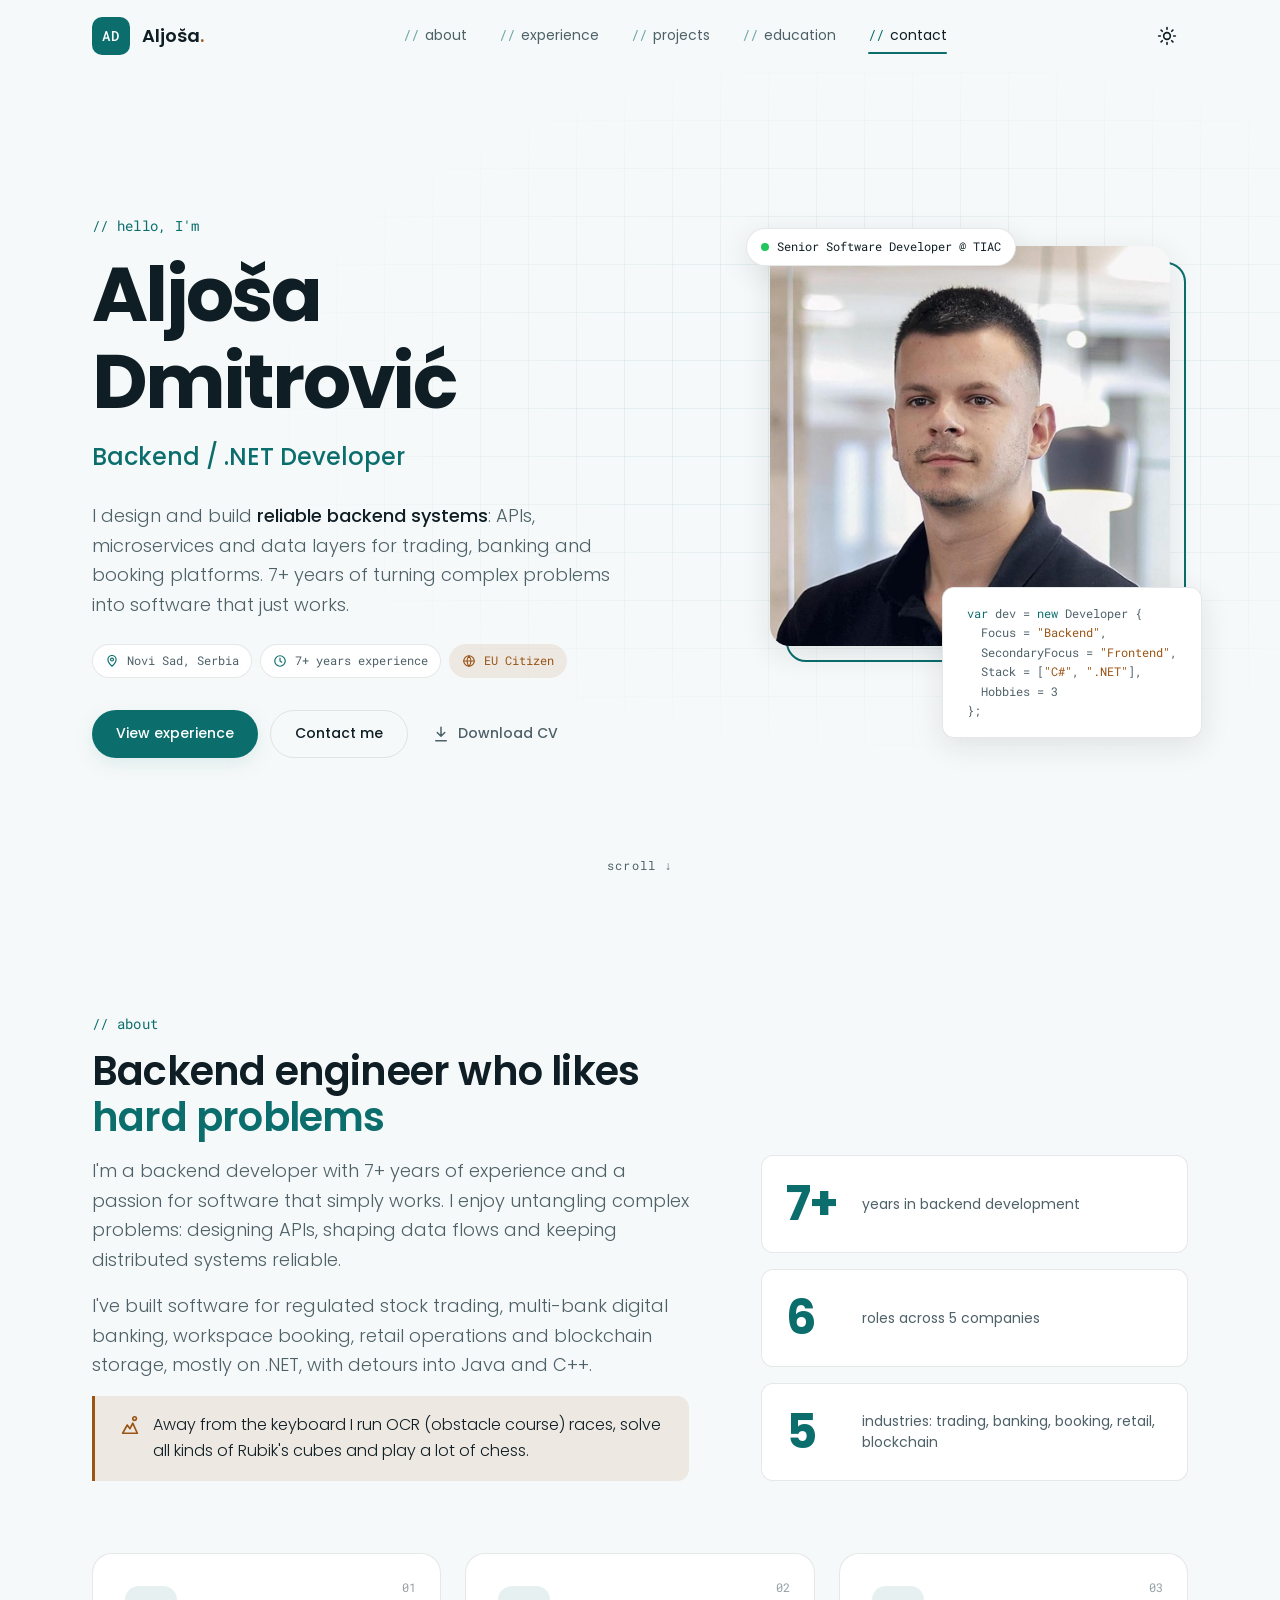
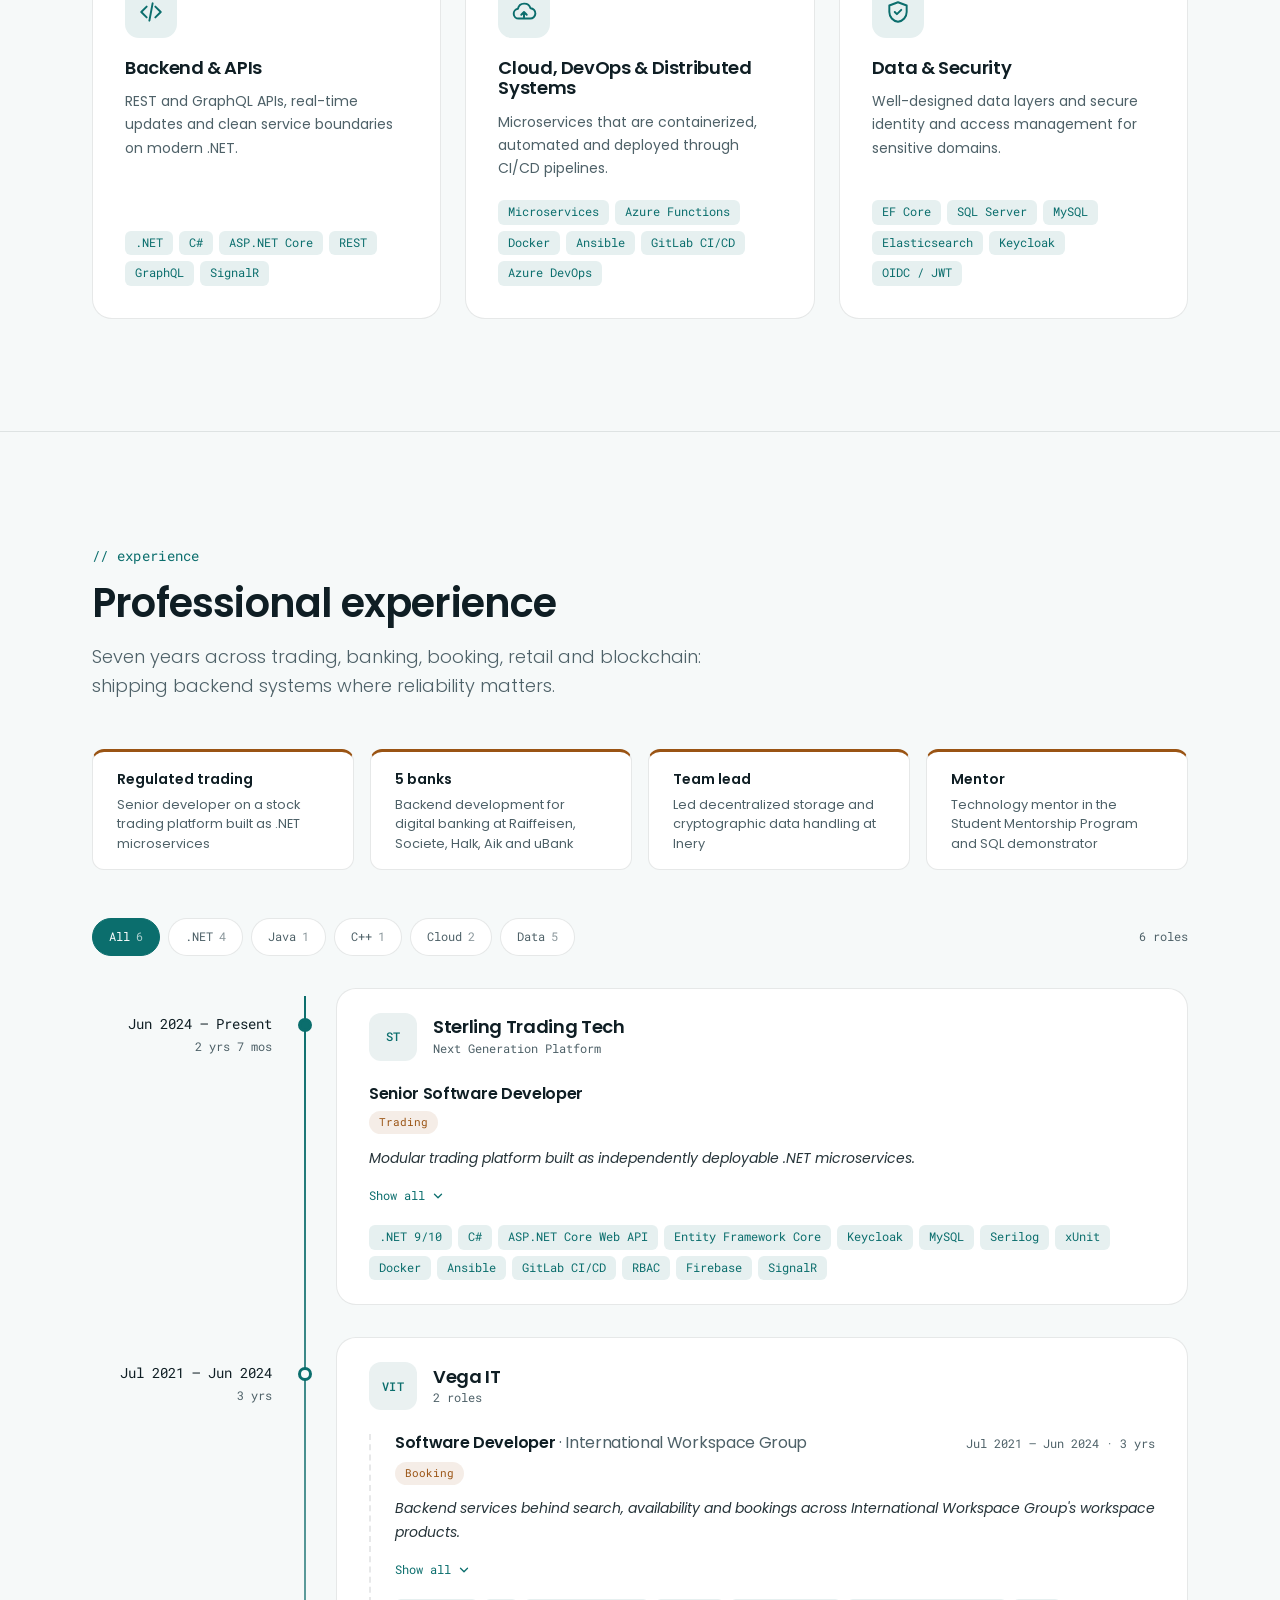
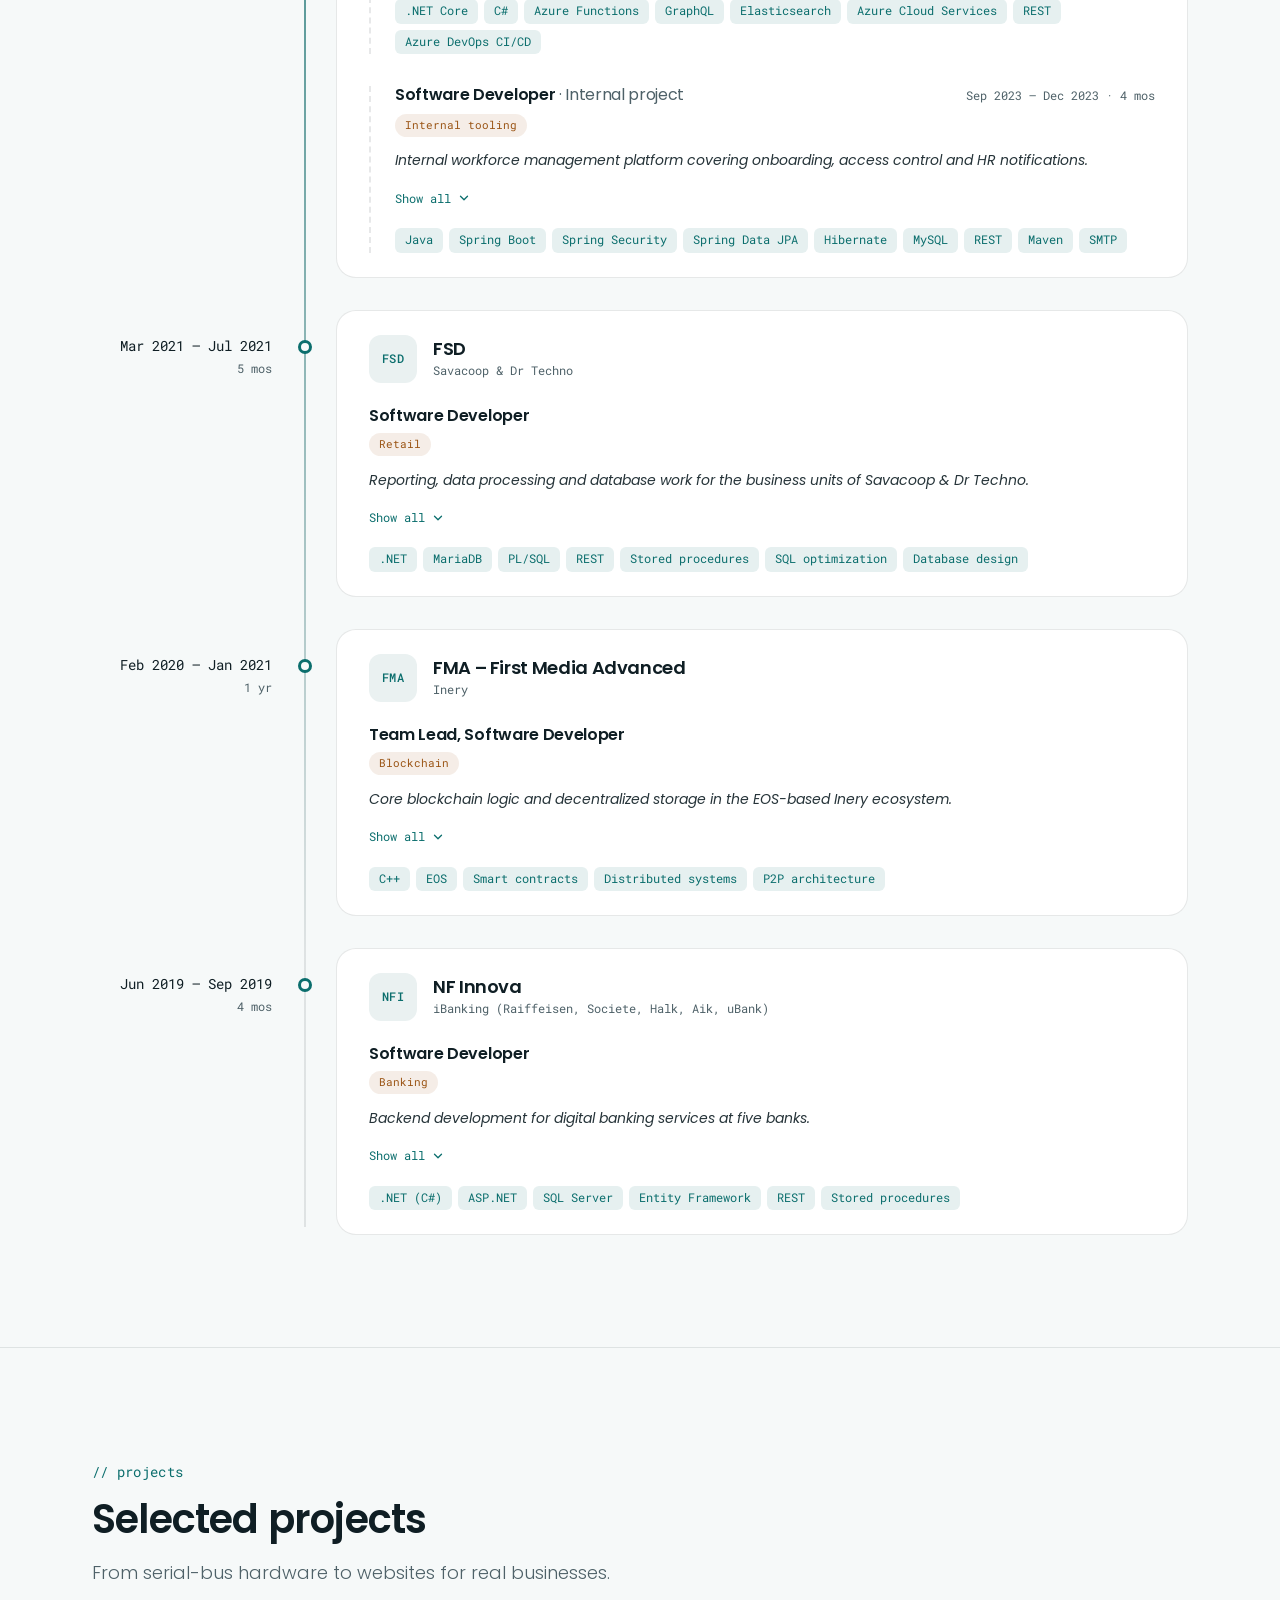
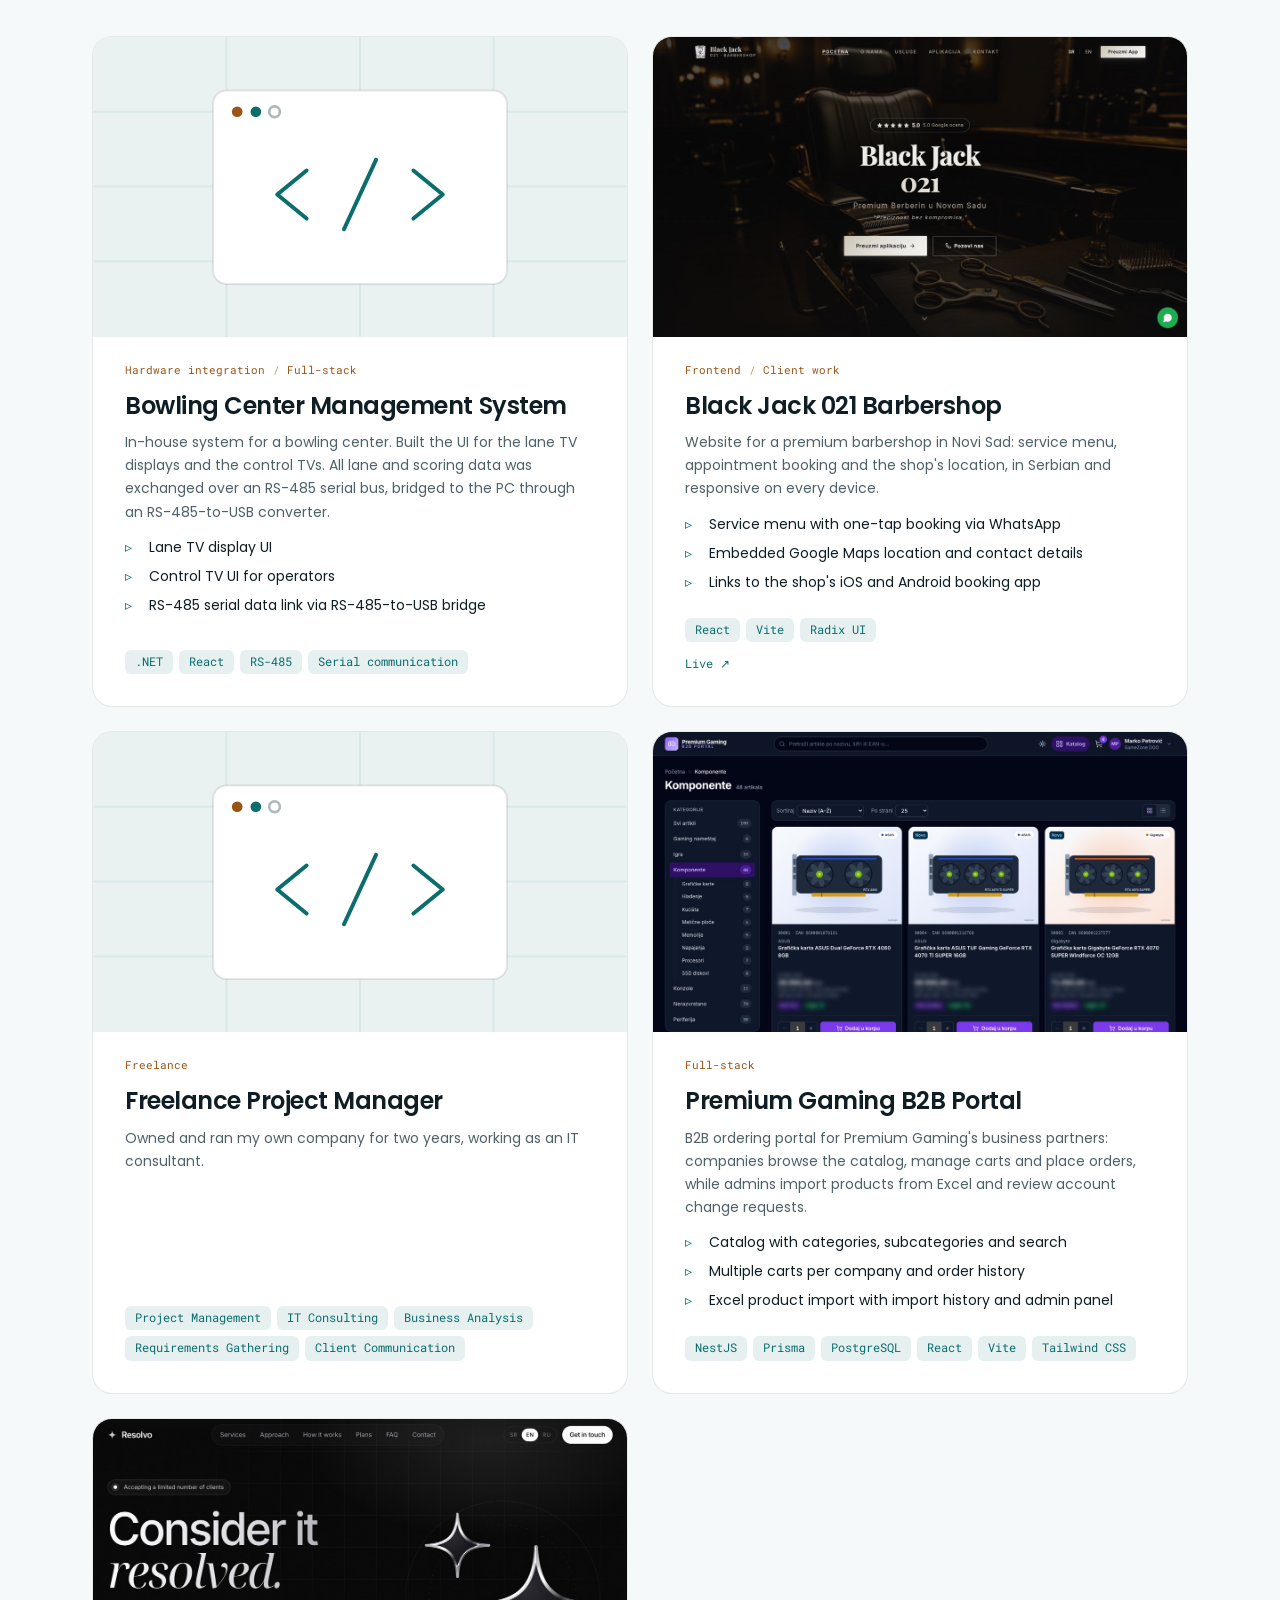
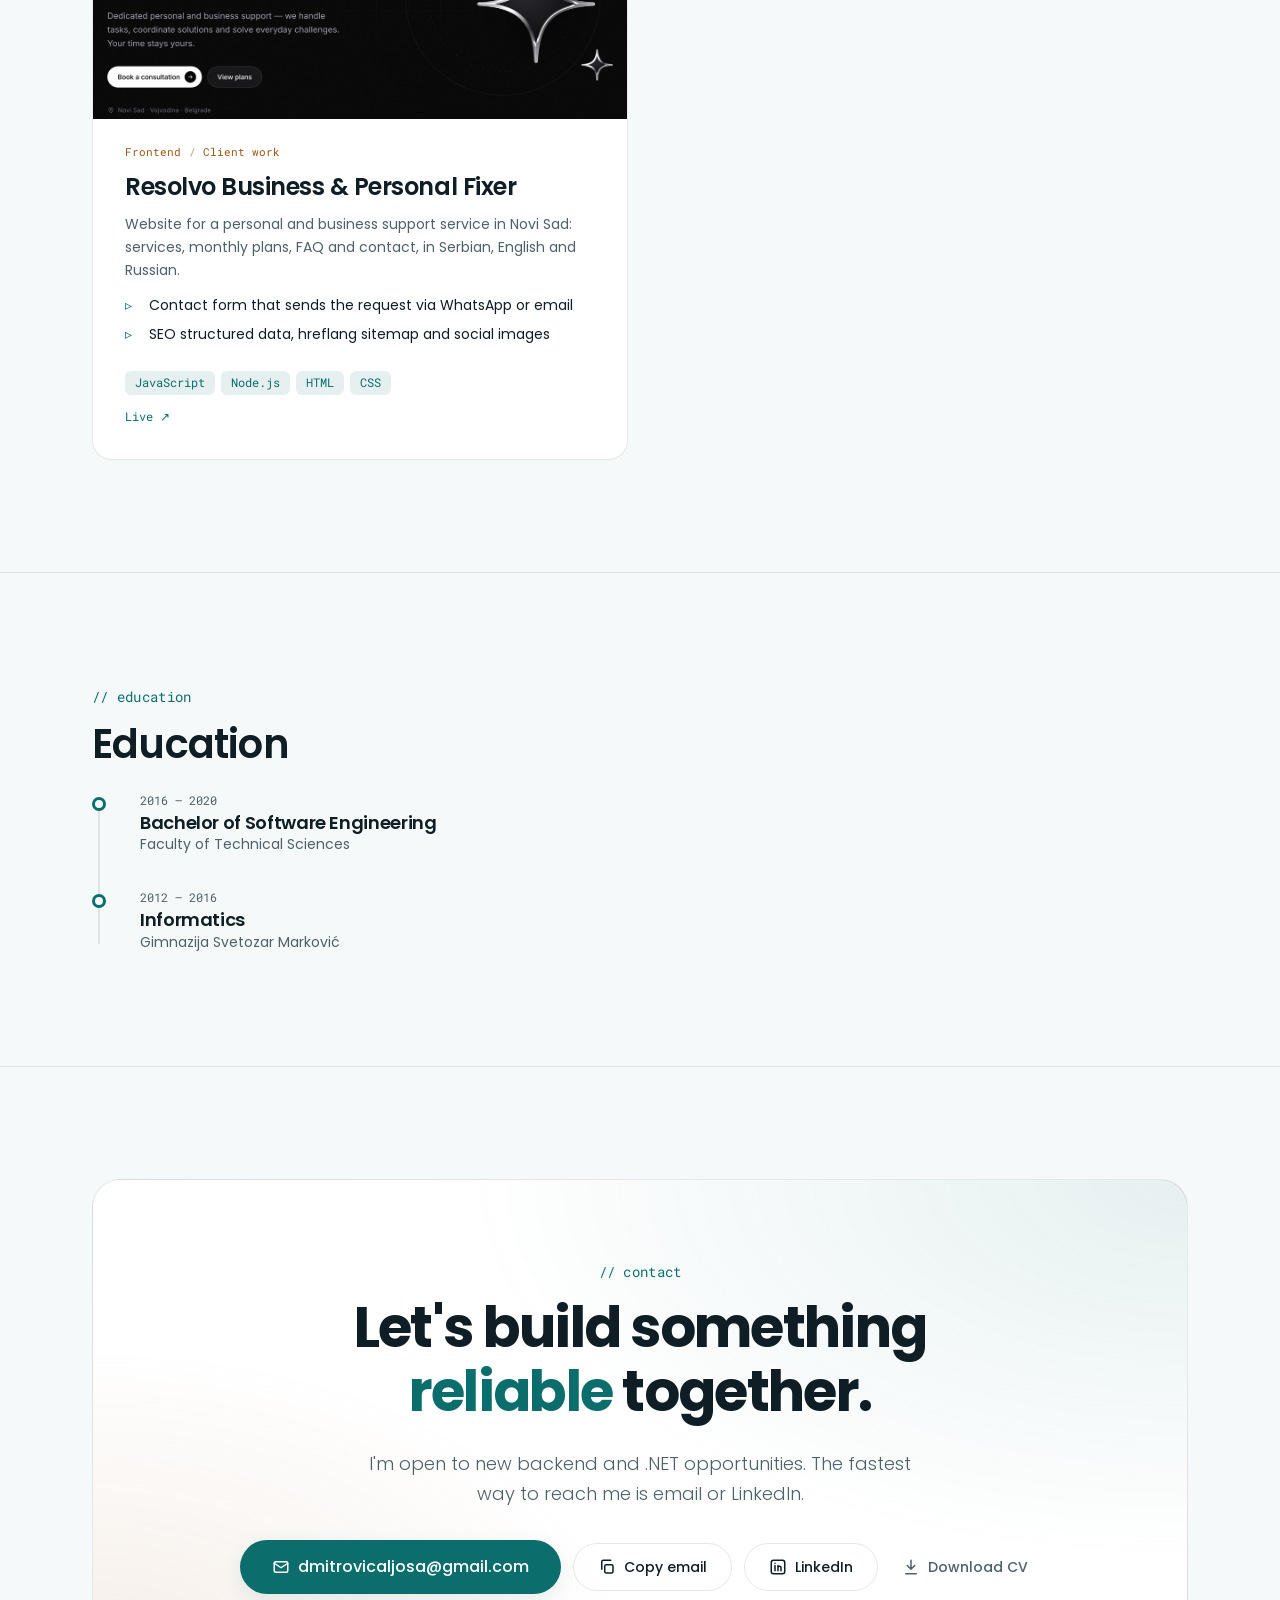
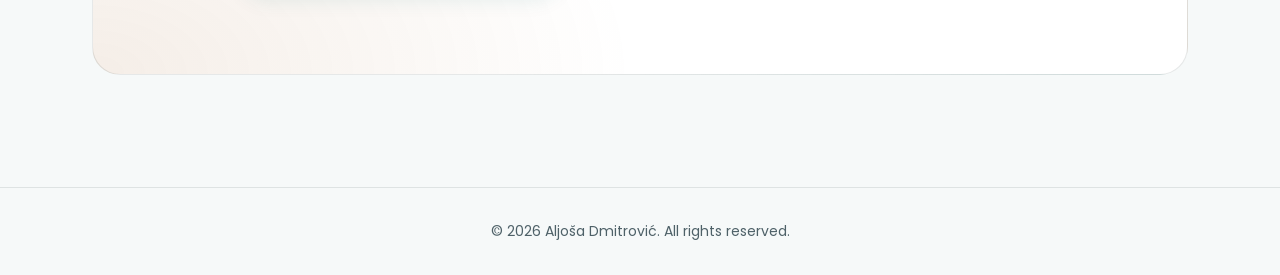
<file: index.html>
<!doctype html>
<html lang="en">
<head>
  <meta charset="utf-8">
  <meta name="viewport" content="width=device-width, initial-scale=1">
  <title>Aljoša Dmitrović — Backend / .NET Developer</title>
  <meta name="description" content="Aljoša Dmitrović is a backend / .NET developer from Novi Sad, Serbia with 7+ years building APIs, microservices and distributed systems for trading, banking and booking platforms.">
  <meta name="theme-color" content="#0B6E6D">
  <link rel="canonical" href="https://aljosa.me/">
  <meta property="og:url" content="https://aljosa.me/">
  <meta property="og:type" content="website">
  <meta property="og:title" content="Aljoša Dmitrović — Backend / .NET Developer">
  <meta property="og:description" content="7+ years building .NET APIs, microservices and distributed systems.">
  <meta property="og:image" content="https://aljosa.me/assets/img/profile.jpg">
  <meta name="twitter:card" content="summary">
  <link rel="icon" href="favicon.svg" type="image/svg+xml">

  <script>
    (function () {
      document.documentElement.classList.add("js");
      try {
        var saved = localStorage.getItem("theme");
        var dark = saved ? saved === "dark" : matchMedia("(prefers-color-scheme: dark)").matches;
        document.documentElement.dataset.theme = dark ? "dark" : "light";
      } catch (e) {}
    })();
  </script>

  <link rel="preconnect" href="https://fonts.googleapis.com">
  <link rel="preconnect" href="https://fonts.gstatic.com" crossorigin>
  <link rel="preload" as="style" href="https://fonts.googleapis.com/css2?family=Poppins:wght@300;400;500;600;700&family=Roboto+Mono:wght@400;500&display=swap">
  <link rel="stylesheet" href="https://fonts.googleapis.com/css2?family=Poppins:wght@300;400;500;600;700&family=Roboto+Mono:wght@400;500&display=swap" media="print" onload="this.media='all'">
  <noscript><link rel="stylesheet" href="https://fonts.googleapis.com/css2?family=Poppins:wght@300;400;500;600;700&family=Roboto+Mono:wght@400;500&display=swap"></noscript>
  <link rel="stylesheet" href="assets/css/styles.css">

  <script type="application/ld+json">
  {
    "@context": "https://schema.org",
    "@type": "Person",
    "url": "https://aljosa.me/",
    "name": "Aljoša Dmitrović",
    "jobTitle": "Backend / .NET Developer",
    "address": { "@type": "PostalAddress", "addressLocality": "Novi Sad", "addressCountry": "RS" },
    "email": "mailto:dmitrovicaljosa@gmail.com",
    "sameAs": ["https://www.linkedin.com/in/aljosad/"],
    "knowsAbout": [".NET", "C#", "ASP.NET Core", "Microservices", "REST APIs", "Azure", "Docker", "Keycloak"]
  }
  </script>
</head>
<body>
  <a class="skip-link" href="#main">Skip to content</a>

  <header class="site-header">
    <div class="container header-inner">
      <a class="logo" href="#top" aria-label="Aljoša Dmitrović, back to top">
        <span class="logo-mark">AD</span>
        <span class="logo-text">Aljoša<span class="logo-dot">.</span></span>
      </a>

      <nav class="nav" id="nav" aria-label="Main">
        <ul class="nav-list">
          <li><a href="#about" class="nav-link"><span class="mono">//</span> about</a></li>
          <li><a href="#experience" class="nav-link"><span class="mono">//</span> experience</a></li>
          <li><a href="#projects" class="nav-link"><span class="mono">//</span> projects</a></li>
          <li><a href="#education" class="nav-link"><span class="mono">//</span> education</a></li>
          <li><a href="#contact" class="nav-link"><span class="mono">//</span> contact</a></li>
        </ul>
      </nav>

      <div class="header-actions">
        <button class="icon-btn theme-toggle" id="theme-toggle" type="button" aria-label="Switch to dark theme">
          <svg class="icon-sun" viewBox="0 0 24 24" aria-hidden="true"><circle cx="12" cy="12" r="4"/><path d="M12 2v2M12 20v2M4.93 4.93l1.41 1.41M17.66 17.66l1.41 1.41M2 12h2M20 12h2M4.93 19.07l1.41-1.41M17.66 6.34l1.41-1.41"/></svg>
          <svg class="icon-moon" viewBox="0 0 24 24" aria-hidden="true"><path d="M21 12.8A9 9 0 1 1 11.2 3a7 7 0 0 0 9.8 9.8z"/></svg>
        </button>
        <button class="icon-btn menu-toggle" id="menu-toggle" type="button" aria-label="Open menu" aria-expanded="false" aria-controls="nav">
          <span class="burger" aria-hidden="true"><span></span><span></span><span></span></span>
        </button>
      </div>
    </div>
  </header>

  <main id="main">
    <section class="hero" aria-labelledby="hero-title">
      <div class="container hero-grid">
        <div class="hero-copy">
          <p class="eyebrow"><span class="mono">// hello, I'm</span></p>
          <h1 class="hero-title" id="hero-title" data-bind="profile.name">Aljoša Dmitrović</h1>
          <p class="hero-role" data-bind="profile.title">Backend / .NET Developer</p>
          <p class="hero-lead" id="hero-lead">I design and build <strong>reliable backend systems</strong>: APIs, microservices and data layers for trading, banking and booking platforms. 7+ years of turning complex problems into software that just works.</p>

          <ul class="badges" id="hero-badges" aria-label="Quick facts">
            <li class="badge">Novi Sad, Serbia</li>
            <li class="badge">7+ years experience</li>
            <li class="badge badge-accent">EU Citizen</li>
          </ul>

          <div class="hero-cta">
            <a class="btn btn-primary" href="#experience">View experience</a>
            <a class="btn btn-ghost" href="#contact">Contact me</a>
            <a class="btn btn-link" href="assets/Aljosa-Dmitrovic-CV.pdf" download>
              <svg viewBox="0 0 24 24" aria-hidden="true"><path d="M12 3v12m0 0l-5-5m5 5l5-5M5 21h14"/></svg>
              Download CV
            </a>
          </div>
        </div>

        <div class="hero-visual">
          <div class="portrait">
            <img id="hero-photo" src="assets/img/profile.jpg" srcset="assets/img/profile-480.jpg 480w, assets/img/profile.jpg 720w" sizes="(max-width: 420px) 240px, (max-width: 960px) 320px, 400px" width="720" height="720" fetchpriority="high" alt="Portrait of Aljoša Dmitrović">
            <span class="portrait-tag mono" id="portrait-tag"></span>
          </div>
          <pre class="code-card mono" aria-hidden="true" id="code-card"></pre>
        </div>
      </div>
      <a class="scroll-cue mono" href="#about" aria-label="Scroll to about">scroll <span aria-hidden="true">↓</span></a>
    </section>

    <section class="section about" id="about" aria-labelledby="about-title">
      <div class="container">
        <div class="about-grid">
          <div class="about-intro">
            <p class="eyebrow reveal"><span class="mono">// about</span></p>
            <h2 class="section-title reveal" id="about-title">Backend engineer who likes <span class="accent">hard problems</span></h2>
            <div class="about-text reveal" id="about-text"></div>
          </div>
          <ul class="stats reveal" id="stats"></ul>
        </div>

        <ul class="expertise" id="expertise"></ul>
      </div>
    </section>

    <section class="section experience" id="experience" aria-labelledby="experience-title">
      <div class="container">
        <div class="section-head">
          <p class="eyebrow reveal"><span class="mono">// experience</span></p>
          <h2 class="section-title reveal" id="experience-title">Professional experience</h2>
          <p class="section-intro reveal">Seven years across trading, banking, booking, retail and blockchain: shipping backend systems where reliability matters.</p>
        </div>

        <ul class="highlights reveal" id="highlights" aria-label="Career highlights"></ul>

        <div class="xp-toolbar reveal">
          <div class="filters" id="xp-filters" role="group" aria-label="Filter roles by technology"></div>
          <p class="xp-count mono" id="xp-count" aria-live="polite"></p>
        </div>

        <ol class="timeline" id="timeline"></ol>

        <noscript>
          <p class="muted">Enable JavaScript to see the full timeline, or <a href="assets/Aljosa-Dmitrovic-CV.pdf">download my CV</a>.</p>
        </noscript>
      </div>
    </section>
    <section class="section projects" id="projects" aria-labelledby="projects-title">
      <div class="container">
        <div class="section-head section-head-row">
          <div>
            <p class="eyebrow reveal"><span class="mono">// projects</span></p>
            <h2 class="section-title reveal" id="projects-title">Selected projects</h2>
            <p class="section-intro reveal">From serial-bus hardware to websites for real businesses.</p>
          </div>
          <div class="filters reveal" id="project-filters" role="group" aria-label="Filter projects by category"></div>
        </div>

        <ul class="project-grid" id="project-grid"></ul>
      </div>
    </section>

    <section class="section education" id="education" aria-labelledby="education-title">
      <div class="container">
        <p class="eyebrow reveal"><span class="mono">// education</span></p>
        <h2 class="section-title reveal" id="education-title">Education</h2>
        <ol class="edu-list reveal" id="edu-list"></ol>
      </div>
    </section>

    <section class="section contact" id="contact" aria-labelledby="contact-title">
      <div class="container">
        <div class="contact-card reveal">
          <p class="eyebrow"><span class="mono">// contact</span></p>
          <h2 class="contact-title" id="contact-title">Let's build something <span class="accent">reliable</span> together.</h2>
          <p class="contact-lead">I'm open to new backend and .NET opportunities. The fastest way to reach me is email or LinkedIn.</p>

          <div class="contact-actions">
            <a class="btn btn-primary btn-lg" href="mailto:dmitrovicaljosa@gmail.com">
              <svg viewBox="0 0 24 24" aria-hidden="true"><rect x="3" y="5" width="18" height="14" rx="2"/><path d="M3 7l9 6 9-6"/></svg>
              dmitrovicaljosa@gmail.com
            </a>
            <button class="btn btn-ghost" type="button" id="copy-email" data-email="dmitrovicaljosa@gmail.com">
              <svg viewBox="0 0 24 24" aria-hidden="true"><rect x="9" y="9" width="11" height="11" rx="2"/><path d="M5 15V5a2 2 0 0 1 2-2h10"/></svg>
              <span>Copy email</span>
            </button>
            <a class="btn btn-ghost" href="https://www.linkedin.com/in/aljosad/" target="_blank" rel="noopener noreferrer">
              <svg viewBox="0 0 24 24" aria-hidden="true"><rect x="3" y="3" width="18" height="18" rx="3"/><path d="M8 10v7M8 7v.01M12 17v-4a2 2 0 0 1 4 0v4M12 10v7"/></svg>
              LinkedIn
            </a>
            <a class="btn btn-link" href="assets/Aljosa-Dmitrovic-CV.pdf" download>
              <svg viewBox="0 0 24 24" aria-hidden="true"><path d="M12 3v12m0 0l-5-5m5 5l5-5M5 21h14"/></svg>
              Download CV
            </a>
          </div>
        </div>
      </div>
    </section>
  </main>

  <footer class="site-footer">
    <div class="container footer-inner">
      <p class="footer-copy">© <span id="year">2026</span> Aljoša Dmitrović. All rights reserved.</p>
    </div>
  </footer>

  <script src="assets/js/data.js"></script>
  <script src="assets/js/main.js"></script>
</body>
</html>
</file>
<file: assets/css/styles.css>
/* ---------- Design tokens ---------- */
:root {
  --bg: #F6F9F9;
  --surface: #FFFFFF;
  --surface-2: #EAF1F1;
  --text: #0F1E24;
  --muted: #4E6168;
  --primary: #0B6E6D;
  --primary-soft: rgba(11, 110, 109, 0.1);
  --secondary: #9A5414;
  --secondary-soft: rgba(154, 84, 20, 0.1);
  --border: rgba(15, 30, 36, 0.1);
  --on-primary: #FFFFFF;
  --header-bg: rgba(246, 249, 249, 0.82);
  --shadow-sm: 0 1px 2px rgba(15, 30, 36, 0.06), 0 2px 8px rgba(15, 30, 36, 0.04);
  --shadow-md: 0 8px 30px rgba(15, 30, 36, 0.1);
  --grid-line: rgba(11, 110, 109, 0.07);

  --font-sans: "Poppins", system-ui, -apple-system, "Segoe UI", Roboto, sans-serif;
  --font-mono: "Roboto Mono", ui-monospace, SFMono-Regular, Menlo, Consolas, monospace;

  --fs-xs: 0.75rem;
  --fs-sm: 0.875rem;
  --fs-base: 1rem;
  --fs-md: 1.125rem;
  --fs-lg: clamp(1.25rem, 1.1rem + 0.6vw, 1.5rem);
  --fs-xl: clamp(1.75rem, 1.4rem + 1.5vw, 2.5rem);
  --fs-hero: clamp(2.5rem, 1.6rem + 4.2vw, 4.75rem);

  --space-1: 0.25rem;
  --space-2: 0.5rem;
  --space-3: 0.75rem;
  --space-4: 1rem;
  --space-5: 1.5rem;
  --space-6: 2rem;
  --space-7: 3rem;
  --space-8: 4.5rem;
  --space-9: 7rem;

  --radius-sm: 6px;
  --radius: 12px;
  --radius-lg: 20px;
  --container: 1160px;
  --header-h: 72px;
  --ease: cubic-bezier(0.22, 1, 0.36, 1);
}

[data-theme="dark"] {
  --bg: #0B1417;
  --surface: #13222A;
  --surface-2: #182B34;
  --text: #E6F0F0;
  --muted: #94A8AE;
  --primary: #2EC4B6;
  --primary-soft: rgba(46, 196, 182, 0.12);
  --secondary: #F4A259;
  --secondary-soft: rgba(244, 162, 89, 0.12);
  --border: rgba(230, 240, 240, 0.1);
  --on-primary: #0B1417;
  --header-bg: rgba(11, 20, 23, 0.8);
  --shadow-sm: 0 1px 2px rgba(0, 0, 0, 0.3);
  --shadow-md: 0 10px 34px rgba(0, 0, 0, 0.45);
  --grid-line: rgba(46, 196, 182, 0.06);
}

/* ---------- Base ---------- */
*, *::before, *::after { box-sizing: border-box; }

html {
  scroll-behavior: smooth;
  scroll-padding-top: calc(var(--header-h) + 8px);
  -webkit-text-size-adjust: 100%;
}

body {
  margin: 0;
  background: var(--bg);
  color: var(--text);
  font-family: var(--font-sans);
  font-size: var(--fs-base);
  line-height: 1.65;
  -webkit-font-smoothing: antialiased;
  transition: background-color 0.3s ease, color 0.3s ease;
}

img { max-width: 100%; height: auto; display: block; }
h1, h2, h3, h4 { margin: 0; line-height: 1.15; font-weight: 600; letter-spacing: -0.02em; }
p { margin: 0; }
a { color: inherit; text-decoration: none; }
ul { margin: 0; padding: 0; list-style: none; }
button { font: inherit; color: inherit; background: none; border: 0; cursor: pointer; }
svg { width: 1em; height: 1em; }

:focus-visible {
  outline: 2px solid var(--primary);
  outline-offset: 3px;
  border-radius: 4px;
}

::selection { background: var(--primary); color: var(--on-primary); }

.container {
  width: 100%;
  max-width: var(--container);
  margin-inline: auto;
  padding-inline: clamp(1rem, 4vw, 2rem);
}

.mono { font-family: var(--font-mono); }
.muted { color: var(--muted); }

.skip-link {
  position: absolute;
  left: var(--space-4);
  top: -100px;
  z-index: 100;
  padding: var(--space-2) var(--space-4);
  background: var(--primary);
  color: var(--on-primary);
  border-radius: var(--radius-sm);
}
.skip-link:focus { top: var(--space-4); }

.eyebrow {
  font-size: var(--fs-sm);
  color: var(--primary);
  letter-spacing: 0.02em;
  margin-bottom: var(--space-3);
}

.section { padding-block: var(--space-9); }
.section-title { font-size: var(--fs-xl); margin-bottom: var(--space-4); }


/* ---------- Header ---------- */
.site-header {
  position: sticky;
  top: 0;
  z-index: 50;
  height: var(--header-h);
  background: var(--header-bg);
  backdrop-filter: saturate(160%) blur(14px);
  -webkit-backdrop-filter: saturate(160%) blur(14px);
  border-bottom: 1px solid transparent;
  transition: border-color 0.3s ease, box-shadow 0.3s ease;
}
.site-header.is-scrolled { border-bottom-color: var(--border); box-shadow: var(--shadow-sm); }

.header-inner {
  height: 100%;
  display: flex;
  align-items: center;
  justify-content: space-between;
  gap: var(--space-5);
}

.logo { display: inline-flex; align-items: center; gap: var(--space-3); font-weight: 600; }
.logo-mark {
  display: grid;
  place-items: center;
  width: 38px;
  height: 38px;
  border-radius: 10px;
  background: var(--primary);
  color: var(--on-primary);
  font-family: var(--font-mono);
  font-size: var(--fs-sm);
  font-weight: 500;
  letter-spacing: 0.04em;
  transition: transform 0.4s var(--ease);
}
.logo:hover .logo-mark { transform: rotate(-8deg) scale(1.05); }
.logo-text { font-size: var(--fs-md); }
.logo-dot { color: var(--secondary); }

.nav-list { display: flex; gap: var(--space-2); }
.nav-link {
  position: relative;
  display: inline-block;
  padding: var(--space-2) var(--space-3);
  font-size: var(--fs-sm);
  color: var(--muted);
  border-radius: var(--radius-sm);
  transition: color 0.2s ease;
}
.nav-link .mono { color: var(--primary); opacity: 0.6; margin-right: 2px; transition: opacity 0.2s ease; }
.nav-link::after {
  content: "";
  position: absolute;
  left: var(--space-3);
  right: var(--space-3);
  bottom: 2px;
  height: 2px;
  border-radius: 2px;
  background: var(--primary);
  transform: scaleX(0);
  transform-origin: left;
  transition: transform 0.35s var(--ease);
}
.nav-link:hover, .nav-link.is-active { color: var(--text); }
.nav-link:hover .mono, .nav-link.is-active .mono { opacity: 1; }
.nav-link:hover::after, .nav-link.is-active::after { transform: scaleX(1); }

.header-actions { display: flex; align-items: center; gap: var(--space-2); }

.icon-btn {
  display: grid;
  place-items: center;
  width: 42px;
  height: 42px;
  border-radius: 50%;
  color: var(--text);
  transition: background-color 0.2s ease;
}
.icon-btn:hover { background: var(--primary-soft); }
.icon-btn svg {
  width: 20px;
  height: 20px;
  fill: none;
  stroke: currentColor;
  stroke-width: 2;
  stroke-linecap: round;
  stroke-linejoin: round;
}
.theme-toggle .icon-moon { display: none; }
[data-theme="dark"] .theme-toggle .icon-sun { display: none; }
[data-theme="dark"] .theme-toggle .icon-moon { display: block; }

.menu-toggle { display: none; }
.burger { position: relative; width: 20px; height: 14px; }
.burger span {
  position: absolute;
  left: 0;
  width: 100%;
  height: 2px;
  border-radius: 2px;
  background: currentColor;
  transition: transform 0.3s var(--ease), opacity 0.2s ease, top 0.3s var(--ease);
}
.burger span:nth-child(1) { top: 0; }
.burger span:nth-child(2) { top: 6px; }
.burger span:nth-child(3) { top: 12px; }
.menu-toggle[aria-expanded="true"] .burger span:nth-child(1) { top: 6px; transform: rotate(45deg); }
.menu-toggle[aria-expanded="true"] .burger span:nth-child(2) { opacity: 0; }
.menu-toggle[aria-expanded="true"] .burger span:nth-child(3) { top: 6px; transform: rotate(-45deg); }

/* ---------- Buttons & badges ---------- */
.btn {
  display: inline-flex;
  align-items: center;
  justify-content: center;
  gap: var(--space-2);
  min-height: 48px;
  padding: 0 var(--space-5);
  border-radius: 999px;
  font-size: var(--fs-sm);
  font-weight: 500;
  transition: transform 0.25s var(--ease), box-shadow 0.25s ease, background-color 0.2s ease, color 0.2s ease, border-color 0.2s ease;
}
.btn svg { width: 18px; height: 18px; fill: none; stroke: currentColor; stroke-width: 2; stroke-linecap: round; stroke-linejoin: round; }
.btn-primary { background: var(--primary); color: var(--on-primary); box-shadow: 0 6px 20px var(--primary-soft); }
.btn-primary:hover { transform: translateY(-2px); box-shadow: 0 10px 28px var(--primary-soft); }
.btn-ghost { border: 1.5px solid var(--border); color: var(--text); }
.btn-ghost:hover { border-color: var(--primary); color: var(--primary); transform: translateY(-2px); }
.btn-link { padding-inline: var(--space-3); color: var(--muted); }
.btn-link:hover { color: var(--secondary); }

.badges { display: flex; flex-wrap: wrap; gap: var(--space-2); }
.badge {
  display: inline-flex;
  align-items: center;
  gap: var(--space-2);
  padding: 6px 12px;
  border-radius: 999px;
  background: var(--surface);
  border: 1px solid var(--border);
  font-family: var(--font-mono);
  font-size: var(--fs-xs);
  color: var(--muted);
}
.badge svg { width: 14px; height: 14px; fill: none; stroke: var(--primary); stroke-width: 2; stroke-linecap: round; stroke-linejoin: round; }
.badge-accent { color: var(--secondary); background: var(--secondary-soft); border-color: transparent; }
.badge-accent svg { stroke: var(--secondary); }

/* ---------- Hero ---------- */
.hero {
  position: relative;
  min-height: calc(100svh - var(--header-h));
  display: flex;
  align-items: center;
  padding-block: var(--space-8);
  overflow: hidden;
}
.hero::before {
  content: "";
  position: absolute;
  inset: 0;
  z-index: -1;
  background-image:
    linear-gradient(var(--grid-line) 1px, transparent 1px),
    linear-gradient(90deg, var(--grid-line) 1px, transparent 1px);
  background-size: 48px 48px;
  mask-image: radial-gradient(ellipse 70% 60% at 70% 40%, #000 30%, transparent 75%);
  -webkit-mask-image: radial-gradient(ellipse 70% 60% at 70% 40%, #000 30%, transparent 75%);
}

.hero-grid {
  display: grid;
  grid-template-columns: 1.15fr 0.85fr;
  align-items: center;
  gap: var(--space-8);
}

.hero-title { font-size: var(--fs-hero); font-weight: 700; letter-spacing: -0.035em; }
.hero-role {
  margin-top: var(--space-3);
  font-size: var(--fs-lg);
  font-weight: 500;
  color: var(--primary);
}
.hero-lead {
  margin-top: var(--space-5);
  max-width: 34rem;
  font-size: var(--fs-md);
  font-weight: 300;
  color: var(--muted);
}
.hero-lead strong { font-weight: 500; color: var(--text); }
.hero .badges { margin-top: var(--space-5); }
.hero-cta { display: flex; flex-wrap: wrap; align-items: center; gap: var(--space-3); margin-top: var(--space-6); }

.hero-visual { position: relative; justify-self: center; width: min(100%, 400px); }
.portrait {
  position: relative;
  aspect-ratio: 1;
  border-radius: var(--radius-lg);
  isolation: isolate;
}
.portrait::before {
  content: "";
  position: absolute;
  inset: 0;
  z-index: -1;
  border: 2px solid var(--primary);
  border-radius: var(--radius-lg);
  transform: translate(16px, 16px);
  transition: transform 0.5s var(--ease);
}
.portrait:hover::before { transform: translate(8px, 8px); }
.portrait img {
  width: 100%;
  height: 100%;
  object-fit: cover;
  border-radius: var(--radius-lg);
  box-shadow: var(--shadow-md);
}
.portrait-tag {
  position: absolute;
  top: var(--space-4);
  left: calc(-1 * var(--space-5));
  display: inline-flex;
  align-items: center;
  gap: var(--space-2);
  padding: 8px 14px;
  border-radius: 999px;
  background: var(--surface);
  border: 1px solid var(--border);
  box-shadow: var(--shadow-md);
  font-size: var(--fs-xs);
  color: var(--text);
  white-space: nowrap;
}
.portrait-tag::before {
  content: "";
  width: 8px;
  height: 8px;
  border-radius: 50%;
  background: #22C55E;
  box-shadow: 0 0 0 0 rgba(34, 197, 94, 0.5);
  animation: pulse 2s infinite;
}

.code-card {
  position: absolute;
  right: calc(-1 * var(--space-6));
  bottom: calc(-1 * var(--space-6));
  margin: 0;
  padding: var(--space-4) var(--space-5);
  border-radius: var(--radius);
  background: var(--surface);
  border: 1px solid var(--border);
  box-shadow: var(--shadow-md);
  font-size: 0.72rem;
  line-height: 1.7;
  color: var(--muted);
  white-space: pre;
}
.portrait-tag:empty, .code-card:empty { display: none; }
.code-card .k { color: var(--primary); }
.code-card .s { color: var(--secondary); }

.scroll-cue {
  position: absolute;
  left: 50%;
  bottom: var(--space-5);
  transform: translateX(-50%);
  font-size: var(--fs-xs);
  color: var(--muted);
  letter-spacing: 0.1em;
}
.scroll-cue span { display: inline-block; animation: bob 1.8s ease-in-out infinite; }
.scroll-cue:hover { color: var(--primary); }

@media (min-width: 961px) {
  .portrait { top: -2.5rem; }
  .portrait-tag { top: -1.1rem; }
  .code-card { bottom: -3.25rem; }
}

/* ---------- Motion ---------- */
.js .reveal { opacity: 0; transform: translateY(18px); transition: opacity 0.7s var(--ease), transform 0.7s var(--ease); }
.js .reveal.is-visible { opacity: 1; transform: none; }

@keyframes pulse {
  0% { box-shadow: 0 0 0 0 rgba(34, 197, 94, 0.5); }
  70% { box-shadow: 0 0 0 8px rgba(34, 197, 94, 0); }
  100% { box-shadow: 0 0 0 0 rgba(34, 197, 94, 0); }
}
@keyframes bob {
  0%, 100% { transform: translateY(0); }
  50% { transform: translateY(4px); }
}

@media (prefers-reduced-motion: reduce) {
  html { scroll-behavior: auto; }
  *, *::before, *::after { animation: none !important; transition: none !important; }
  .reveal { opacity: 1; transform: none; }
}

/* ---------- Responsive ---------- */
@media (max-width: 960px) {
  .hero-grid { grid-template-columns: 1fr; gap: var(--space-8); }
  .hero-visual { order: -1; width: min(78%, 320px); }
  .hero-copy { text-align: center; }
  .hero-lead { margin-inline: auto; }
  .hero .badges, .hero-cta { justify-content: center; }
  .code-card { display: none; }
  .portrait-tag { left: 50%; top: auto; bottom: calc(-1 * var(--space-4)); transform: translateX(-50%); }
  .scroll-cue { display: none; }
}

@media (max-width: 820px) {
  .menu-toggle { display: grid; }
  .nav {
    position: fixed;
    inset: var(--header-h) 0 auto 0;
    background: var(--bg);
    border-bottom: 1px solid var(--border);
    box-shadow: var(--shadow-md);
    clip-path: inset(0 0 100% 0);
    visibility: hidden;
    transition: clip-path 0.4s var(--ease), visibility 0s linear 0.4s;
  }
  .nav.is-open { clip-path: inset(0 0 0 0); visibility: visible; transition: clip-path 0.4s var(--ease); }
  .nav-list { flex-direction: column; gap: 0; padding: var(--space-3) clamp(1rem, 4vw, 2rem) var(--space-5); }
  .nav-link { display: block; padding: var(--space-4) 0; font-size: var(--fs-md); border-bottom: 1px solid var(--border); }
  .nav-link::after { display: none; }
  .logo-text { display: none; }
}

@media (max-width: 420px) {
  .hero { padding-block: var(--space-7); }
  .hero-cta .btn { flex: 1 1 100%; }
  .hero-visual { width: min(62%, 240px); }
  .portrait::before { transform: translate(10px, 10px); }
  .portrait-tag {
    max-width: calc(100vw - 2rem);
    white-space: normal;
    text-align: center;
    justify-content: center;
    font-size: 0.68rem;
    line-height: 1.35;
    width: max-content;
  }
}

/* ---------- Section shared ---------- */
.section + .section { border-top: 1px solid var(--border); }
.section-head { max-width: 42rem; margin-bottom: var(--space-7); }
.section-intro { color: var(--muted); font-size: var(--fs-md); font-weight: 300; }
.accent { color: var(--primary); }

.chips { display: flex; flex-wrap: wrap; gap: 6px; }
.chip {
  display: inline-block;
  padding: 3px 10px;
  border-radius: var(--radius-sm);
  background: var(--primary-soft);
  color: var(--primary);
  font-family: var(--font-mono);
  font-size: 0.72rem;
  line-height: 1.6;
  transition: background-color 0.2s ease, color 0.2s ease, box-shadow 0.2s ease;
}
.chip.is-match { background: var(--primary); color: var(--on-primary); }

/* ---------- About ---------- */
.about-grid {
  display: grid;
  grid-template-columns: 1.4fr 1fr;
  gap: var(--space-8);
  align-items: end;
}
.about-text { display: grid; gap: var(--space-4); color: var(--muted); font-size: var(--fs-md); font-weight: 300; }
.about-text strong { color: var(--text); font-weight: 500; }
.about-offline {
  display: flex;
  gap: var(--space-3);
  align-items: flex-start;
  padding: var(--space-4) var(--space-5);
  border-left: 3px solid var(--secondary);
  background: var(--secondary-soft);
  border-radius: 0 var(--radius) var(--radius) 0;
  font-size: var(--fs-base);
  color: var(--text);
}
.about-offline svg { flex: none; width: 22px; height: 22px; margin-top: 2px; fill: none; stroke: var(--secondary); stroke-width: 1.8; stroke-linecap: round; stroke-linejoin: round; }

.stats { display: grid; gap: var(--space-4); }
.stat {
  display: grid;
  grid-template-columns: auto 1fr;
  align-items: center;
  gap: var(--space-5);
  padding: var(--space-5);
  border-radius: var(--radius);
  background: var(--surface);
  border: 1px solid var(--border);
}
.stat-value { font-size: clamp(2.25rem, 1.8rem + 1.6vw, 3rem); font-weight: 700; line-height: 1; color: var(--primary); letter-spacing: -0.04em; min-width: 3.2rem; }
.stat-label { font-size: var(--fs-sm); color: var(--muted); line-height: 1.45; }

.expertise {
  display: grid;
  grid-template-columns: repeat(3, 1fr);
  gap: var(--space-5);
  margin-top: var(--space-8);
}
.skill-card {
  position: relative;
  display: flex;
  flex-direction: column;
  gap: var(--space-3);
  padding: var(--space-6);
  border-radius: var(--radius-lg);
  background: var(--surface);
  border: 1px solid var(--border);
  overflow: hidden;
  transition: transform 0.35s var(--ease), box-shadow 0.35s ease, border-color 0.3s ease;
}
.skill-card::after {
  content: "";
  position: absolute;
  left: 0;
  right: 0;
  top: 0;
  height: 3px;
  background: linear-gradient(90deg, var(--primary), var(--secondary));
  transform: scaleX(0);
  transform-origin: left;
  transition: transform 0.5s var(--ease);
}
.skill-card:hover { transform: translateY(-6px); box-shadow: var(--shadow-md); border-color: transparent; }
.skill-card:hover::after { transform: scaleX(1); }
.skill-num { position: absolute; top: var(--space-5); right: var(--space-5); font-size: var(--fs-xs); color: var(--muted); opacity: 0.6; }
.skill-icon {
  display: grid;
  place-items: center;
  width: 52px;
  height: 52px;
  border-radius: 14px;
  background: var(--primary-soft);
  color: var(--primary);
  margin-bottom: var(--space-2);
}
.skill-icon svg { width: 26px; height: 26px; fill: none; stroke: currentColor; stroke-width: 1.8; stroke-linecap: round; stroke-linejoin: round; }
.skill-card h3 { font-size: var(--fs-md); }
.skill-card p { color: var(--muted); font-size: var(--fs-sm); flex: 1; }
.skill-card .chips { margin-top: var(--space-2); }

/* ---------- Experience ---------- */
.highlights {
  display: grid;
  grid-template-columns: repeat(4, 1fr);
  gap: var(--space-4);
  margin-bottom: var(--space-7);
}
.highlight {
  padding: var(--space-4) var(--space-5);
  border-radius: var(--radius);
  background: var(--surface);
  border: 1px solid var(--border);
  border-top: 3px solid var(--secondary);
}
.highlight-title { font-weight: 600; font-size: var(--fs-sm); margin-bottom: var(--space-1); }
.highlight-text { font-size: 0.8rem; color: var(--muted); line-height: 1.5; }

.xp-toolbar {
  display: flex;
  flex-wrap: wrap;
  align-items: center;
  justify-content: space-between;
  gap: var(--space-4);
  margin-bottom: var(--space-6);
}
.filters { display: flex; flex-wrap: wrap; gap: var(--space-2); }
.filter-btn {
  min-height: 38px;
  padding: 0 var(--space-4);
  border-radius: 999px;
  border: 1px solid var(--border);
  background: var(--surface);
  font-family: var(--font-mono);
  font-size: var(--fs-xs);
  color: var(--muted);
  transition: all 0.2s ease;
}
.filter-btn:hover { color: var(--primary); border-color: var(--primary); }
.filter-btn[aria-pressed="true"] { background: var(--primary); border-color: var(--primary); color: var(--on-primary); }
.filter-btn .count { margin-left: 6px; opacity: 0.65; }
.xp-count { font-size: var(--fs-xs); color: var(--muted); }

.timeline { position: relative; list-style: none; margin: 0; padding: 0; }
.timeline::before {
  content: "";
  position: absolute;
  top: 8px;
  bottom: 8px;
  left: calc(180px + var(--space-6));
  width: 2px;
  background: linear-gradient(var(--primary), var(--border) 85%);
}

.tl-item {
  position: relative;
  display: grid;
  grid-template-columns: 180px 1fr;
  gap: calc(var(--space-6) * 2);
  padding-bottom: var(--space-6);
}
.tl-item[hidden] { display: none; }
.tl-item:last-child { padding-bottom: 0; }
.tl-item.is-entering { animation: xp-in 0.45s var(--ease) both; }

.tl-meta { text-align: right; padding-top: var(--space-5); }
.tl-dates { font-family: var(--font-mono); font-size: var(--fs-sm); color: var(--text); }
.tl-duration { font-family: var(--font-mono); font-size: var(--fs-xs); color: var(--muted); margin-top: 2px; }

.tl-dot {
  position: absolute;
  top: calc(var(--space-5) + 6px);
  left: calc(180px + var(--space-6) - 6px);
  width: 14px;
  height: 14px;
  border-radius: 50%;
  background: var(--bg);
  border: 3px solid var(--primary);
  z-index: 1;
}
.tl-item.is-current .tl-dot { background: var(--primary); animation: ring 2.2s infinite; }

.xp-card {
  padding: var(--space-5) var(--space-6);
  border-radius: var(--radius-lg);
  background: var(--surface);
  border: 1px solid var(--border);
  transition: box-shadow 0.35s ease, transform 0.35s var(--ease), border-color 0.3s ease;
}
.xp-card:hover { box-shadow: var(--shadow-md); border-color: transparent; }

.xp-company { display: flex; align-items: center; gap: var(--space-4); }
.xp-logo {
  flex: none;
  display: grid;
  place-items: center;
  width: 48px;
  height: 48px;
  border-radius: 12px;
  background: var(--surface-2);
  color: var(--primary);
  font-family: var(--font-mono);
  font-size: 0.72rem;
  font-weight: 500;
  letter-spacing: 0.02em;
}
.xp-company-name { font-size: var(--fs-md); font-weight: 600; line-height: 1.3; }
.xp-company-sub { font-size: var(--fs-xs); color: var(--muted); font-family: var(--font-mono); }

.xp-role { position: relative; margin-top: var(--space-5); }
.xp-role[hidden] { display: none; }
.xp-card.is-group .xp-role { padding-left: var(--space-5); border-left: 2px dashed var(--border); }
.xp-card.is-group .xp-role + .xp-role { margin-top: var(--space-6); }

.xp-role-head { display: flex; flex-wrap: wrap; align-items: baseline; justify-content: space-between; gap: var(--space-2) var(--space-4); }
.xp-role-title { font-size: var(--fs-base); font-weight: 600; }
.xp-role-title .at { color: var(--muted); font-weight: 400; }
.xp-role-dates { font-family: var(--font-mono); font-size: var(--fs-xs); color: var(--muted); }
.xp-domain {
  display: inline-block;
  margin-top: var(--space-2);
  padding: 2px 10px;
  border-radius: 999px;
  background: var(--secondary-soft);
  color: var(--secondary);
  font-family: var(--font-mono);
  font-size: 0.7rem;
}
.xp-context { margin-top: var(--space-3); color: var(--text); font-size: var(--fs-sm); font-style: italic; opacity: 0.9; }

.xp-bullets { margin-top: var(--space-3); display: grid; gap: var(--space-2); }
.xp-bullets li {
  position: relative;
  padding-left: var(--space-5);
  font-size: var(--fs-sm);
  color: var(--muted);
  line-height: 1.6;
}
.xp-bullets li::before {
  content: "▹";
  position: absolute;
  left: 0;
  top: 0;
  color: var(--primary);
}

.xp-more {
  display: grid;
  grid-template-rows: 0fr;
  transition: grid-template-rows 0.4s var(--ease);
}
.xp-more > .xp-bullets { overflow: hidden; min-height: 0; margin-top: 0; }
.xp-more.is-open { grid-template-rows: 1fr; }
.xp-more.is-open > .xp-bullets { margin-top: var(--space-2); }

.xp-toggle {
  display: inline-flex;
  align-items: center;
  gap: 6px;
  margin-top: var(--space-3);
  padding: 4px 0;
  font-family: var(--font-mono);
  font-size: var(--fs-xs);
  color: var(--primary);
}
.xp-toggle svg { width: 14px; height: 14px; fill: none; stroke: currentColor; stroke-width: 2.2; stroke-linecap: round; stroke-linejoin: round; transition: transform 0.3s var(--ease); }
.xp-toggle[aria-expanded="true"] svg { transform: rotate(180deg); }
.xp-toggle:hover { text-decoration: underline; text-underline-offset: 3px; }

.xp-role .chips { margin-top: var(--space-4); }

.xp-empty { padding: var(--space-6); text-align: center; color: var(--muted); }

@keyframes xp-in {
  from { opacity: 0; transform: translateY(12px); }
  to { opacity: 1; transform: none; }
}
@keyframes ring {
  0% { box-shadow: 0 0 0 0 var(--primary-soft), 0 0 0 0 rgba(46, 196, 182, 0.35); }
  70% { box-shadow: 0 0 0 0 var(--primary-soft), 0 0 0 10px rgba(46, 196, 182, 0); }
  100% { box-shadow: 0 0 0 0 var(--primary-soft), 0 0 0 0 rgba(46, 196, 182, 0); }
}

@media (max-width: 1024px) {
  .highlights { grid-template-columns: repeat(2, 1fr); }
  .expertise { grid-template-columns: 1fr 1fr; }
  .expertise > :last-child { grid-column: 1 / -1; }
}

@media (max-width: 860px) {
  .about-grid { grid-template-columns: 1fr; gap: var(--space-6); }
  .stats { grid-template-columns: repeat(3, 1fr); }
  .stat { grid-template-columns: 1fr; gap: var(--space-2); text-align: center; padding: var(--space-4); }
  .stat-value { min-width: 0; }

  .timeline::before { left: 6px; }
  .tl-item { grid-template-columns: 1fr; gap: var(--space-2); padding-left: var(--space-6); }
  .tl-dot { left: 0; top: 4px; }
  .tl-meta { text-align: left; padding-top: 0; display: flex; gap: var(--space-3); align-items: baseline; }
  .tl-duration { margin-top: 0; }
  .tl-duration::before { content: "· "; }
}

@media (max-width: 600px) {
  .section { padding-block: var(--space-7); }
  .expertise, .highlights { grid-template-columns: 1fr; }
  .expertise > :last-child { grid-column: auto; }
  .stats { grid-template-columns: 1fr; }
  .stat { grid-template-columns: auto 1fr; text-align: left; }
  .xp-card { padding: var(--space-5) var(--space-4); }
  .xp-card.is-group .xp-role { padding-left: var(--space-4); }
  .xp-toolbar { flex-direction: column; align-items: flex-start; }
  .filters { flex-wrap: nowrap; overflow-x: auto; max-width: 100%; padding-bottom: 4px; scrollbar-width: none; }
  .filters::-webkit-scrollbar { display: none; }
  .filter-btn { flex: none; }
}

/* ---------- Projects ---------- */
.section-head-row {
  max-width: none;
  display: flex;
  flex-wrap: wrap;
  align-items: flex-end;
  justify-content: space-between;
  gap: var(--space-5);
}
.section-head-row > div:first-child { max-width: 42rem; }

.project-grid {
  display: grid;
  grid-template-columns: repeat(2, 1fr);
  gap: var(--space-5);
}
.project-card {
  display: flex;
  flex-direction: column;
  border-radius: var(--radius-lg);
  background: var(--surface);
  border: 1px solid var(--border);
  overflow: hidden;
  transition: transform 0.35s var(--ease), box-shadow 0.35s ease, border-color 0.3s ease;
}
.project-card[hidden] { display: none; }
.project-card.is-entering { animation: xp-in 0.45s var(--ease) both; }
.project-card:hover { transform: translateY(-6px); box-shadow: var(--shadow-md); border-color: transparent; }

.project-art {
  position: relative;
  aspect-ratio: 16 / 9;
  background: var(--surface-2);
  overflow: hidden;
}
.project-art svg { width: 100%; height: 100%; display: block; transition: transform 0.6s var(--ease); }
.project-art img { width: 100%; height: 100%; object-fit: cover; object-position: top center; transition: transform 0.6s var(--ease); }
.project-card:hover .project-art svg, .project-card:hover .project-art img { transform: scale(1.04); }

.project-body { display: flex; flex-direction: column; gap: var(--space-3); padding: var(--space-5) var(--space-6) var(--space-6); flex: 1; }
.project-cats { display: flex; flex-wrap: wrap; gap: var(--space-2); font-family: var(--font-mono); font-size: 0.7rem; color: var(--secondary); }
.project-cats span + span::before { content: "/ "; opacity: 0.6; }
.project-title { font-size: var(--fs-lg); }
.project-desc { color: var(--muted); font-size: var(--fs-sm); }
.project-highlights { display: grid; gap: 6px; }
.project-highlights li { position: relative; padding-left: var(--space-5); font-size: var(--fs-sm); color: var(--text); }
.project-highlights li::before { content: "▹"; position: absolute; left: 0; color: var(--primary); }
.project-card .chips { margin-top: auto; padding-top: var(--space-3); }
.project-links { display: flex; gap: var(--space-4); }
.project-links a { font-family: var(--font-mono); font-size: var(--fs-xs); color: var(--primary); }
.project-links a:hover { text-decoration: underline; text-underline-offset: 3px; }

/* ---------- Education ---------- */
.edu-list { list-style: none; margin: var(--space-5) 0 0; padding: 0; position: relative; }
.edu-list::before { content: ""; position: absolute; left: 6px; top: 10px; bottom: 10px; width: 2px; background: var(--border); }
.edu-item { position: relative; padding: 0 0 var(--space-6) var(--space-7); }
.edu-item:last-child { padding-bottom: 0; }
.edu-item::before {
  content: "";
  position: absolute;
  left: 0;
  top: 6px;
  width: 14px;
  height: 14px;
  border-radius: 50%;
  background: var(--bg);
  border: 3px solid var(--primary);
}
.edu-years { font-family: var(--font-mono); font-size: var(--fs-xs); color: var(--muted); }
.edu-degree { font-size: var(--fs-md); margin-top: 2px; }
.edu-school { color: var(--muted); font-size: var(--fs-sm); }


/* ---------- Contact ---------- */
.contact-card {
  position: relative;
  padding: clamp(2rem, 1rem + 5vw, 5rem);
  border-radius: 28px;
  background:
    radial-gradient(120% 140% at 100% 0%, var(--primary-soft), transparent 55%),
    radial-gradient(90% 120% at 0% 100%, var(--secondary-soft), transparent 55%),
    var(--surface);
  border: 1px solid var(--border);
  text-align: center;
  overflow: hidden;
}
.contact-title { font-size: clamp(2rem, 1.3rem + 3vw, 3.5rem); font-weight: 700; letter-spacing: -0.03em; max-width: 18ch; margin-inline: auto; }
.contact-lead { margin: var(--space-5) auto 0; max-width: 36rem; color: var(--muted); font-size: var(--fs-md); font-weight: 300; }
.contact-actions { display: flex; flex-wrap: wrap; justify-content: center; align-items: center; gap: var(--space-3); margin-top: var(--space-6); }
.btn-lg { min-height: 54px; padding-inline: var(--space-6); font-size: var(--fs-base); }
#copy-email.is-copied { border-color: var(--primary); color: var(--primary); }

/* ---------- Footer ---------- */
.site-footer { border-top: 1px solid var(--border); padding-block: var(--space-6); }
.footer-inner { display: flex; justify-content: center; text-align: center; }
.footer-copy { font-size: var(--fs-sm); color: var(--muted); }

@media (max-width: 860px) {
  .project-grid { grid-template-columns: 1fr; }
}

@media (max-width: 600px) {
  .project-body { padding: var(--space-5) var(--space-4); }
  .contact-actions .btn { flex: 1 1 100%; }
  .contact-actions .btn-lg { font-size: var(--fs-sm); padding-inline: var(--space-4); }
}

/* ---------- Project illustrations ---------- */
.a-bg { fill: var(--surface-2); }
.a-grid { stroke: var(--grid-line); stroke-width: 1.5; fill: none; }
.a-p { fill: var(--primary); }
.a-s { fill: var(--secondary); }
.a-card { fill: var(--surface); stroke: var(--border); stroke-width: 1.5; }
.a-line { fill: none; stroke: var(--primary); stroke-width: 3; stroke-linecap: round; stroke-linejoin: round; }
.a-line-muted { fill: none; stroke: var(--muted); stroke-opacity: 0.45; stroke-width: 2; stroke-linecap: round; }
.a-text { fill: var(--text); font-family: var(--font-mono); font-size: 11px; }
.a-label { fill: var(--muted); font-family: var(--font-mono); font-size: 11px; }
</file>
